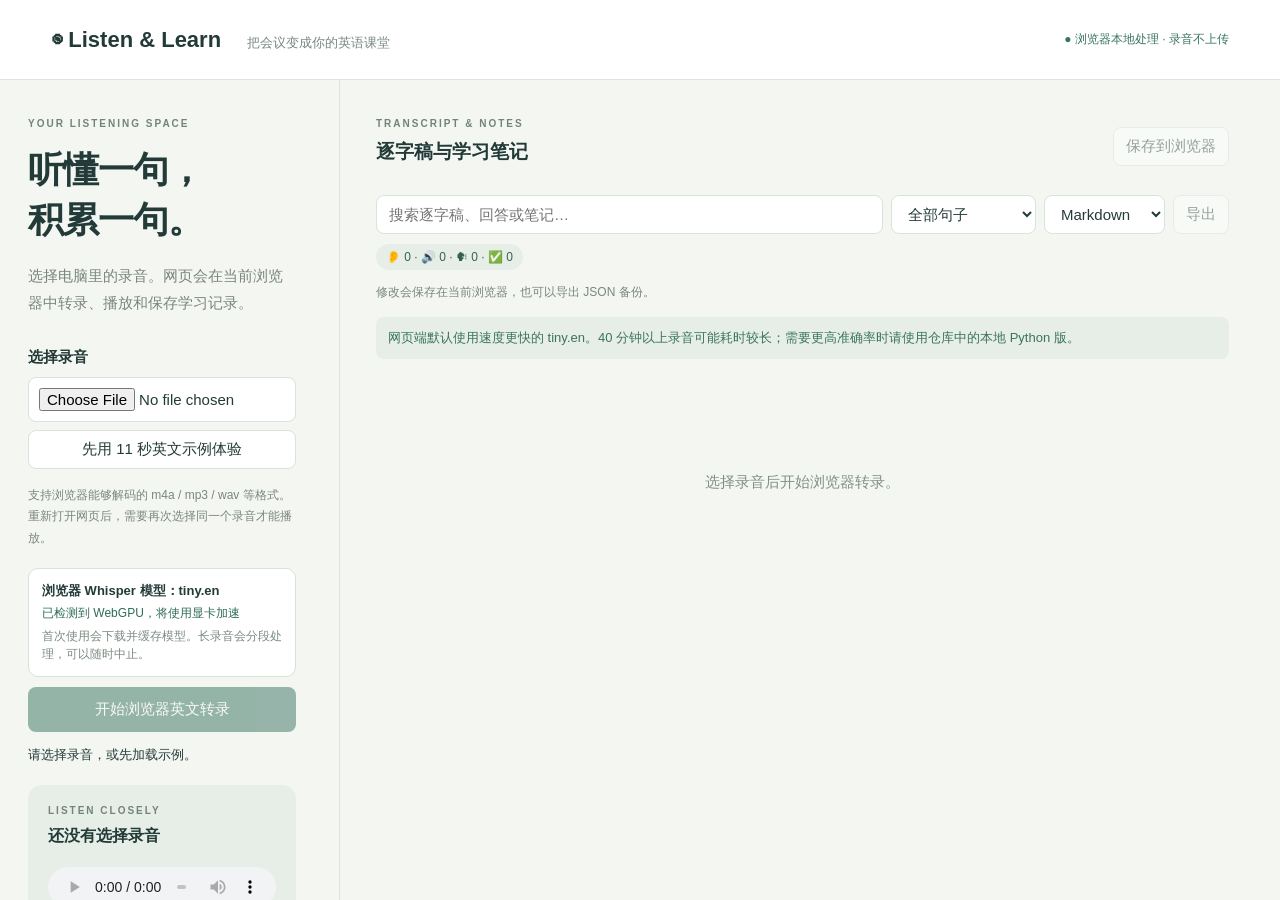
<file: docs/index.html>
<!doctype html>
<html lang="zh-CN">
<head>
  <meta charset="utf-8">
  <meta name="viewport" content="width=device-width,initial-scale=1">
  <meta name="description" content="录音不上传，在浏览器中使用 Whisper 转录并练习英语听力与发音。">
  <title>Listen & Learn · 浏览器英语录音学习</title>
  <link rel="stylesheet" href="./style.css">
</head>
<body>
<header>
  <div class="brand">◉ Listen & Learn <span>把会议变成你的英语课堂</span></div>
  <div class="local">● 浏览器本地处理 · 录音不上传</div>
</header>
<main>
  <aside>
    <div class="eyebrow">YOUR LISTENING SPACE</div>
    <h1>听懂一句，<br>积累一句。</h1>
    <p class="muted">选择电脑里的录音。网页会在当前浏览器中转录、播放和保存学习记录。</p>

    <label for="audioFile">选择录音</label>
    <input id="audioFile" class="file-input" type="file" accept="audio/*,.m4a,.mp3,.wav,.flac,.ogg,.aac">
    <button id="loadExample" class="secondary-wide">先用 11 秒英文示例体验</button>
    <p class="hint">支持浏览器能够解码的 m4a / mp3 / wav 等格式。重新打开网页后，需要再次选择同一个录音才能播放。</p>

    <div class="model-card">
      <strong>浏览器 Whisper 模型：tiny.en</strong>
      <span id="device">正在检查 WebGPU…</span>
      <small>首次使用会下载并缓存模型。长录音会分段处理，可以随时中止。</small>
    </div>
    <div class="transcribe-actions">
      <button id="transcribe" class="primary" disabled>开始浏览器英文转录</button>
      <button id="cancel" hidden>中止</button>
    </div>
    <p id="status" role="status">请选择录音，或先加载示例。</p>
    <progress id="progress" max="100" value="0" hidden></progress>

    <section class="player">
      <div class="eyebrow">LISTEN CLOSELY</div>
      <h2 id="title">还没有选择录音</h2>
      <audio id="audio" controls preload="metadata"></audio>
      <div class="boost-panel">
        <label for="boost">音量增强 <output id="boostValue">1×</output></label>
        <input id="boost" type="range" min="1" max="5" step="0.25" value="1">
        <p id="boostStatus" class="hint">声音较小时可先调到 2×；若出现失真，请降低倍数。</p>
      </div>
      <div class="seek-panel">
        <label for="seek">拖动定位</label>
        <input id="seek" type="range" min="0" max="0" step="0.1" value="0" disabled>
        <div class="seek-times"><span id="elapsed">00:00:00</span><span id="duration">00:00:00</span></div>
      </div>
      <div class="controls">
        <button id="back">↶ 5 秒</button>
        <select id="speed" aria-label="播放速度">
          <option value="0.75">0.75×</option>
          <option value="1" selected>1×</option>
          <option value="1.25">1.25×</option>
        </select>
        <button id="forward">5 秒 ↷</button>
      </div>
    </section>

    <section class="bookmarks">
      <h2>📌 录音位置标记</h2>
      <button id="addBookmark" disabled>标记当前时间</button>
      <div id="bookmarkList"></div>
    </section>
    <p class="privacy">录音内容不会上传。模型文件由 Hugging Face 提供；逐字稿、标记和发音练习录音保存在当前浏览器。</p>
  </aside>

  <article>
    <div class="toolbar">
      <div>
        <div class="eyebrow">TRANSCRIPT & NOTES</div>
        <h2>逐字稿与学习笔记 <small id="count"></small></h2>
      </div>
      <button id="save" disabled>保存到浏览器</button>
    </div>
    <div class="filters">
      <input id="search" placeholder="搜索逐字稿、回答或笔记…" aria-label="搜索">
      <select id="filter" aria-label="筛选">
        <option value="all">全部句子</option>
        <option value="listening">👂 听不懂</option>
        <option value="pronunciation">🔊 发音不匹配</option>
        <option value="speaking">🗣 不会说</option>
        <option value="mastered">✅ 已掌握</option>
        <option value="favorite">⭐ 收藏表达</option>
        <option value="highlight">🟨 待学习</option>
      </select>
      <select id="format" aria-label="导出格式">
        <option value="md">Markdown</option>
        <option value="txt">TXT</option>
        <option value="srt">SRT</option>
        <option value="json">JSON 备份</option>
      </select>
      <button id="export" disabled>导出</button>
    </div>
    <p id="filterSummary" class="filter-summary">👂 0 · 🔊 0 · 🗣 0 · ✅ 0</p>
    <p id="saveStatus" class="hint" role="status">修改会保存在当前浏览器，也可以导出 JSON 备份。</p>
    <p class="edit-guide">网页端默认使用速度更快的 tiny.en。40 分钟以上录音可能耗时较长；需要更高准确率时请使用仓库中的本地 Python 版。</p>
    <div id="segments">
      <div class="empty"><div class="empty-icon">♫</div><h2>从一段真实的对话开始</h2><p>选择录音后开始转录。<br>完成后可以逐句修改、标记和练习。</p></div>
    </div>
  </article>
</main>

<dialog id="wordDialog" class="word-dialog">
  <form method="dialog"><button class="dialog-close" aria-label="关闭">×</button></form>
  <div class="eyebrow">WORD PRONUNCIATION</div>
  <h2 id="wordTitle">Word</h2>
  <p id="wordIpa" class="word-ipa"></p>
  <p id="wordMeta" class="word-meta"></p>
  <div id="ipaSymbols" class="ipa-symbols"></div>
  <div id="ipaHelp" class="ipa-help">点击音标查看发音提示。</div>
  <div class="word-actions">
    <button id="speakWord">🔊 系统美式发音</button>
    <button id="recordWord">🎤 开始录音</button>
    <button id="playRecording" disabled>▶ 我的录音</button>
  </div>
  <button id="mismatchWord" class="mismatch-word">⚠ 标记 Pronunciation mismatch</button>
  <p id="recordStatus" class="hint">录音只保存在当前浏览器，不上传，也不自动生成准确率分数。</p>
</dialog>

<script type="module" src="./app.js?v=20260907-1"></script>
</body>
</html>
</file>
<file: docs/style.css>
:root{font-family:Segoe UI,Microsoft YaHei,sans-serif;color:#233b38;background:#f4f6f2;font-size:15px}*{box-sizing:border-box}body{margin:0}header{height:80px;background:#fff;border-bottom:1px solid #dce4de;display:flex;justify-content:space-between;align-items:center;padding:0 4vw}.brand{font-size:22px;font-weight:700}.brand span{font-size:13px;font-weight:400;margin-left:20px;color:#798880}.local{font-size:12px;color:#397461}main{display:grid;grid-template-columns:340px 1fr;max-width:1500px;margin:auto;min-height:calc(100vh - 80px)}aside{padding:38px 28px;border-right:1px solid #dce4de}article{padding:38px 36px;min-width:0}.eyebrow{font-size:10px;letter-spacing:2px;color:#71847a;font-weight:700}h1{font-size:36px;line-height:1.4;letter-spacing:-1px;margin:16px 0}h2{font-size:19px;margin:10px 0 20px}.muted,.hint,.privacy{color:#79867e;line-height:1.8}.hint{font-size:12px}.privacy{font-size:12px;margin-top:28px}label{display:block;font-weight:600;margin-top:32px;margin-bottom:10px}button,select,input,textarea{font:inherit}button,select,input{border:1px solid #d9e2db;background:white;border-radius:8px;padding:9px 12px;color:inherit}button{cursor:pointer}button:hover{background:#e8f0eb}button:disabled{opacity:.45;cursor:default}button.primary{background:#246550;color:white;border:0;width:100%;padding:13px;margin-top:8px}.filebar{display:flex;gap:8px}.filebar select{min-width:0;flex:1}#status{font-size:13px;line-height:1.6;overflow-wrap:anywhere}progress{width:100%;accent-color:#246550}.player{background:#e7eee8;padding:20px;border-radius:14px;margin-top:28px}.player h2{overflow-wrap:anywhere;font-size:16px}audio{width:100%;height:40px}.controls{display:flex;justify-content:space-between;gap:6px;margin-top:18px}.controls button,.controls select{font-size:13px;padding:8px}.toolbar{display:flex;align-items:center;justify-content:space-between;gap:15px}.toolbar h2{margin-bottom:10px}.filters{display:flex;gap:8px;margin-top:20px;flex-wrap:wrap}.filters input{flex:1;min-width:130px}small{font-size:12px;color:#7c8b81;font-weight:400}.empty{text-align:center;padding:95px 20px;color:#819087;line-height:2}.empty-icon{font-size:46px;color:#789888}.empty h2{color:#425f51}.sentence{border:1px solid #dfe6df;background:#fff;border-radius:12px;padding:18px;margin:12px 0;transition:border-color .15s}.sentence.active{border-color:#34886b;box-shadow:0 0 0 1px #34886b}.sentence.highlight{background:#fff8db}.sentence-head{display:flex;gap:8px;align-items:center}.timestamp{font-size:12px;font-variant-numeric:tabular-nums;color:#37715b}.sentence-head .tags{margin-left:auto;display:flex;gap:6px}.tags button{font-size:12px;padding:5px 9px}.tags button[aria-pressed=true]{background:#f1e4a7}.text{display:block;width:100%;resize:vertical;border:0;background:transparent;font-size:18px;line-height:1.7;color:#263e36;margin:12px 0;min-height:62px}.note{width:100%;resize:vertical;min-height:40px;border:0;border-top:1px dashed #dbe2d8;padding:10px 0 0;background:transparent;font-size:13px;line-height:1.6;color:#617867}textarea:focus{outline:2px solid #a2c8b3;border-radius:4px}button:focus-visible{outline:2px solid #246550}@media(max-width:900px){main{grid-template-columns:290px 1fr}aside,article{padding:25px 18px}.brand span{display:none}}@media(max-width:680px){main{display:block}aside{border-right:0;border-bottom:1px solid #ddd}h1{font-size:28px}header{padding:0 20px}.local{font-size:10px}.brand{font-size:18px}.empty{padding:45px 10px}}

.seek-panel{margin-top:18px}.seek-panel label{font-size:12px;margin:0 0 8px;color:#47705a}.seek-panel input[type=range]{display:block;width:100%;height:32px;padding:0;margin:0;cursor:pointer;accent-color:#246550;border:0;background:transparent}.seek-panel input:disabled{cursor:default;opacity:.4}.seek-times{display:flex;justify-content:space-between;font-size:12px;font-variant-numeric:tabular-nums;color:#47705a}

.bookmarks{margin-top:24px}.bookmark{display:flex;flex-wrap:wrap;gap:6px;padding:12px 0;border-bottom:1px solid #dce4de}.bookmark input{order:3;width:100%;font-size:12px}.bookmark button{font-size:12px}.bookmarks>button{margin-top:10px}.edit-guide{font-size:13px;color:#397461;background:#e7eee8;padding:12px;border-radius:8px}.edit-label{font-size:12px;color:#47705a;margin:14px 0 0}.text{border:1px solid #dbe4dc;border-radius:6px;padding:8px;margin-top:8px}

@media(min-width:681px){main{height:calc(100vh - 80px);min-height:0}aside,article{overflow-y:auto;min-height:0;scrollbar-gutter:stable}}.sentence.active{border-color:#34886b;box-shadow:0 0 0 2px #34886b}.sentence{scroll-margin-block:24px}

.boost-panel{margin-top:16px}.boost-panel label{display:flex;justify-content:space-between;font-size:13px;margin:0 0 6px}.boost-panel input{width:100%;padding:0;height:28px;accent-color:#246550;background:transparent;border:0}.boost-panel .hint{margin:4px 0}
.filter-summary{display:inline-block;margin:10px 0 0;padding:6px 10px;border-radius:999px;background:#e7eee8;color:#35624f;font-size:12px}.sentence.listening{border-left:5px solid #d88054}.tags .solo{background:#edf5f0}.tags button[aria-pressed=true]:first-child{background:#f5d5c5;border-color:#d88054}@media(max-width:900px){.sentence-head{align-items:flex-start;flex-wrap:wrap}.sentence-head .tags{width:100%;margin-left:0;flex-wrap:wrap}}
.sentence.pronunciation-issue{border-right:5px solid #ba6948}.sentence.mastered{border-color:#78a68d}.focus-preview{font-size:12px;color:#526d61;margin:6px 0 12px}.study-details{border-top:1px solid #e1e8e2;padding-top:10px}.study-details summary{cursor:pointer;color:#2f6b55;font-weight:600;padding:7px 0}.study-body{display:grid;grid-template-columns:1fr 1fr;gap:12px;margin-top:10px}.study-block{background:#f4f7f3;border:1px solid #e0e8e1;border-radius:9px;padding:13px}.study-block:first-child,.output-block{grid-column:1/-1}.study-block h4{margin:0 0 10px}.study-block h4 small{font-weight:400}.study-block p{font-size:12px;color:#63776d}.focus-sentence{font-size:17px;line-height:2;margin-bottom:10px}.focus-sentence button{border:0;background:transparent;padding:1px 2px;border-radius:3px}.focus-sentence button:hover{background:#dce9e1}.focus-sentence .focus-strong{font-weight:800;color:#173f32;background:#deece4}.study-field{display:block;margin:9px 0 0;font-size:12px;color:#526d61}.study-field input,.study-field textarea{display:block;width:100%;margin-top:5px;line-height:1.5}.compact-note{margin-top:12px}.compact-note textarea{min-height:48px}.mismatch-list{color:#a55335!important}.word-dialog{width:min(560px,calc(100% - 30px));border:0;border-radius:16px;padding:25px;box-shadow:0 20px 70px #18392f55;color:#233b38}.word-dialog::backdrop{background:#1b2f2999}.dialog-close{position:absolute;right:15px;top:13px;border:0;font-size:22px;background:transparent}.word-dialog h2{font-size:28px;margin-bottom:5px}.word-ipa{font-family:Segoe UI,sans-serif;font-size:26px;color:#23664f;margin:6px 0}.word-meta{color:#6c7c73}.ipa-symbols{display:flex;gap:6px;flex-wrap:wrap;margin:15px 0}.ipa-symbols button{font-size:17px}.ipa-help{background:#eef4ef;border-radius:9px;padding:13px;min-height:72px}.ipa-help p{margin:7px 0}.word-actions{display:flex;gap:8px;flex-wrap:wrap;margin:17px 0}.mismatch-word[aria-pressed=true]{background:#f5d5c5;border-color:#cf7e5b}@media(max-width:680px){.study-body{display:block}.study-block{margin-top:10px}.tags button{font-size:11px}.word-dialog{padding:20px}}

.file-input{display:block;width:100%;background:#fff;margin-bottom:8px;padding:10px}.secondary-wide{width:100%;margin-bottom:4px}.model-card{display:grid;gap:5px;margin:18px 0 10px;padding:13px;border:1px solid #d7e2da;border-radius:10px;background:#fff}.model-card strong{font-size:13px}.model-card span{font-size:12px;color:#2f6b55}.model-card small{line-height:1.5}.transcribe-actions{display:flex;gap:8px}.transcribe-actions .primary{flex:1;margin-top:0}.transcribe-actions #cancel{border-color:#c97b5b;color:#8a452c}.player{margin-top:20px}.privacy{padding:10px;border-radius:8px;background:#edf3ee}.sentence-head .tags button[aria-pressed=true]{background:#f1e4a7}.sentence-head .tags button:first-child[aria-pressed=true]{background:#f5d5c5;border-color:#d88054}
</file>
